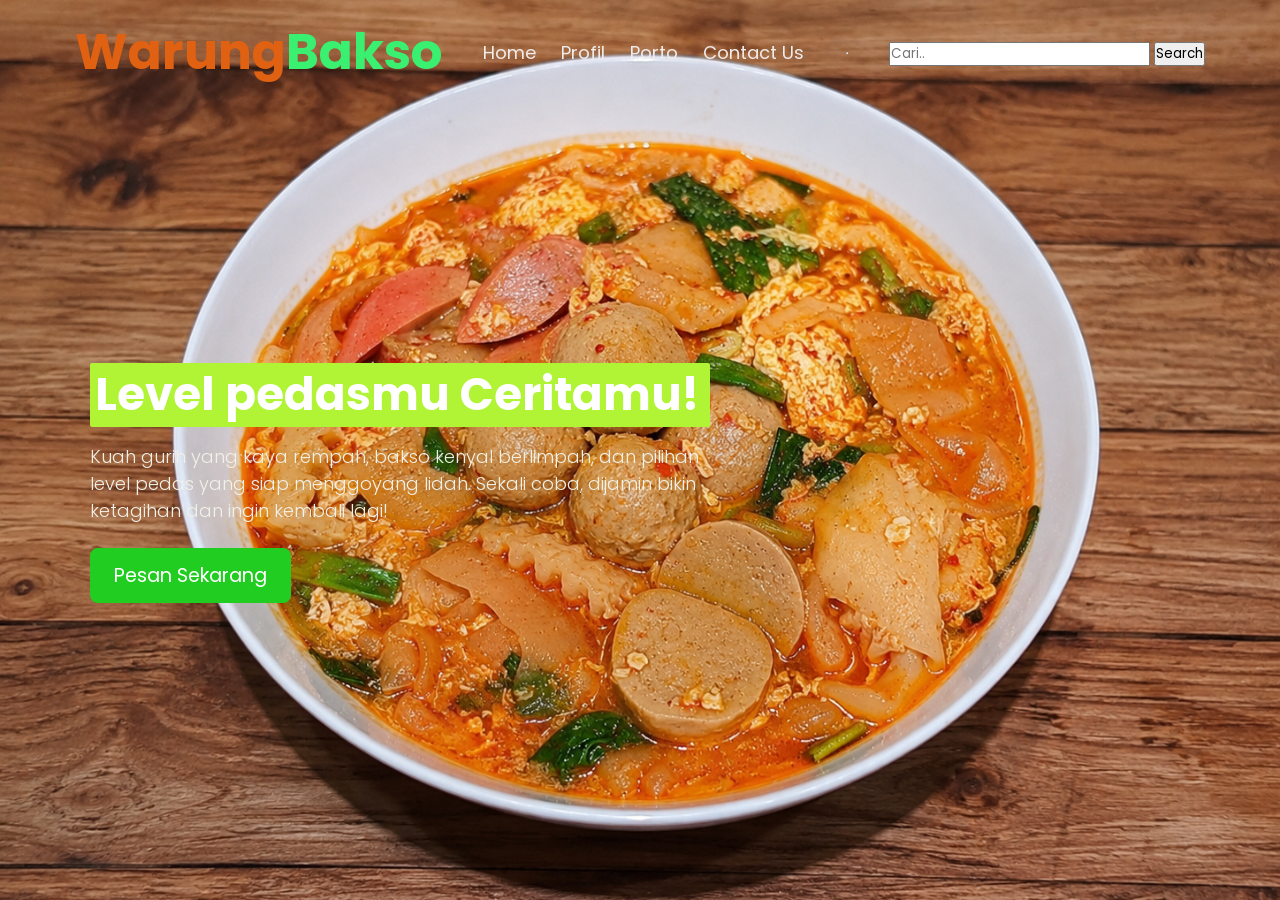
<file: index.html>
<!DOCTYPE html>
<html lang="id">
<head>
  <meta charset="UTF-8">
  <meta name="viewport" content="width=device-width, initial-scale=1.0">
  <title>Warung Bakso</title>
  <link rel="stylesheet" href="nav.css">
</head>
<body>
  <nav class="navbar">
    <div class="navbar-logo">
      <h1>Warung<span class="tec">Bakso</span></h1>
    </div>
    <ul>
      <li><a href="index.html">Home</a></li>
      <li><a href="Profil.html">Profil</a></li>
      <li><a href="uashome.html">Porto</a></li>
      <li><a href="contact.html">Contact Us</a></li>
    </ul>
    <hr>
    <div class="navbar-search">
      <input type="text" placeholder="Cari..">
      <button>Search</button>
    </div>
  </nav>

  <section class="home" style="background-image: url(bakso.png); background-repeat: no-repeat; background-size: cover; background-position: center;">
    <main class="isi">
      <h1>Level <span>pedasmu</span> Ceritamu!</h1>
      <p>Kuah gurih yang kaya rempah, bakso kenyal berlimpah, dan pilihan level pedas yang siap menggoyang lidah. Sekali coba, dijamin bikin ketagihan dan ingin kembali lagi!</p>
      <a href="halaman Login.html" class="cta">Pesan Sekarang</a>
    </main>
  </section>
</body>
</html>
</file>
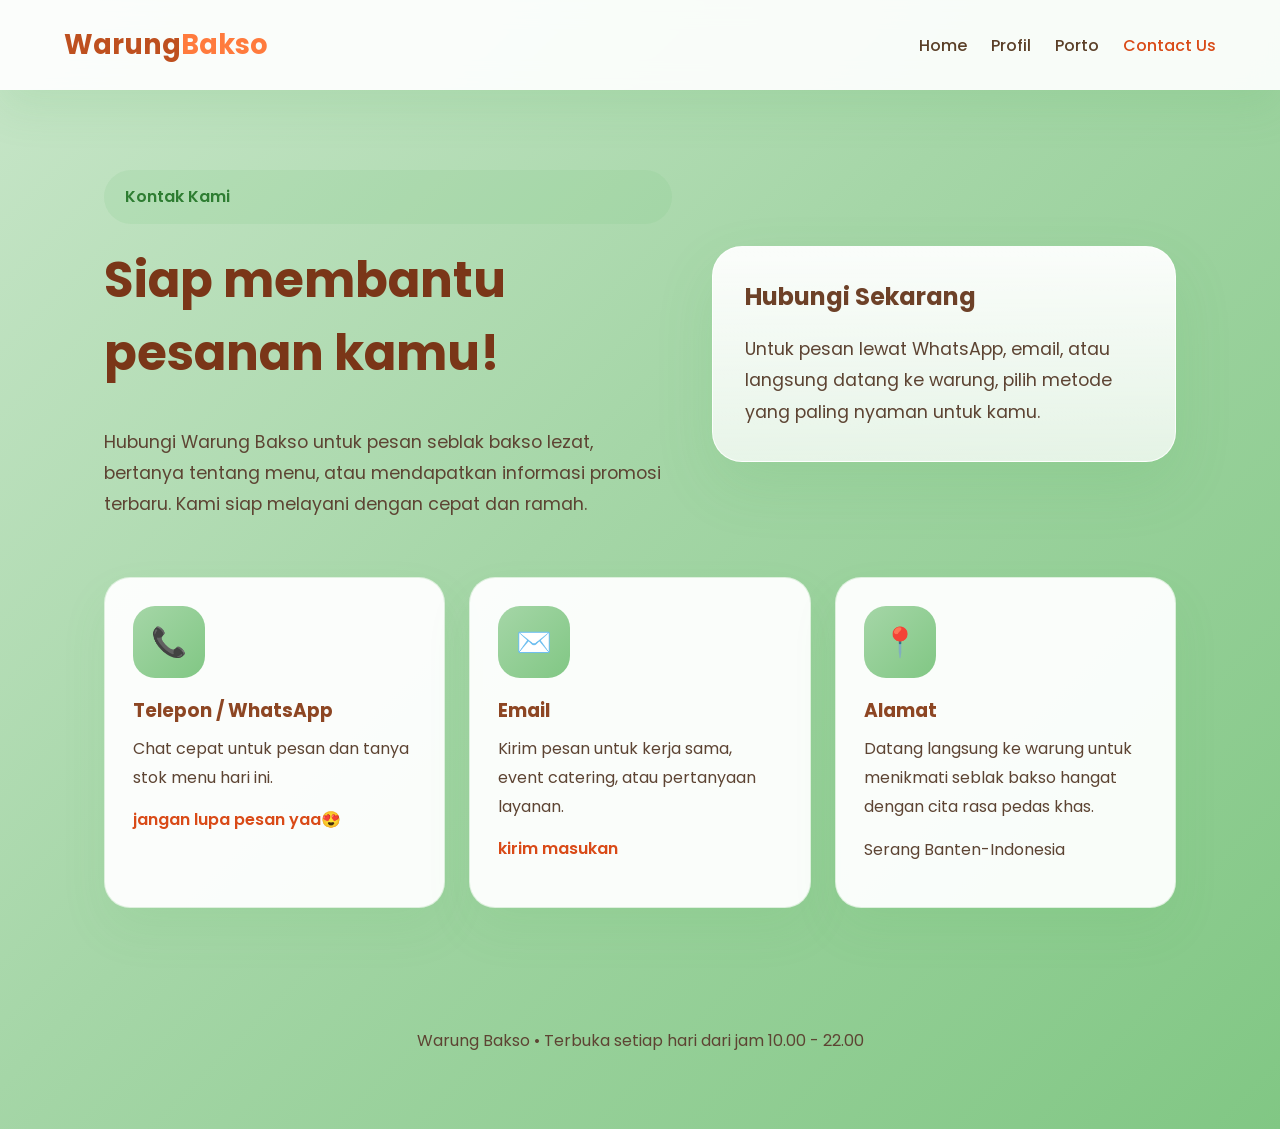
<file: contact.html>
<!DOCTYPE html>
<html lang="id">
<head>
  <meta charset="UTF-8">
  <meta name="viewport" content="width=device-width, initial-scale=1.0">
  <title>Contact - Warung Bakso</title>
  <link rel="stylesheet" href="contact.css">
</head>
<body>
  <nav>
    <div class="logo">
      <h2>Warung<span>Bakso</span></h2>
    </div>
    <ul>
      <li><a href="index.html">Home</a></li>
      <li><a href="Profil.html">Profil</a></li>
      <li><a href="uashome.html">Porto</a></li>
      <li><a href="contact.html" class="active">Contact Us</a></li>
    </ul>
  </nav>

  <section class="contact-hero">
    <div class="hero-copy">
      <span class="hero-badge">Kontak Kami</span>
      <h1>Siap membantu pesanan kamu!</h1>
      <p>Hubungi Warung Bakso untuk pesan seblak bakso lezat, bertanya tentang menu, atau mendapatkan informasi promosi terbaru. Kami siap melayani dengan cepat dan ramah.</p>
    </div>
    <div class="hero-card">
      <h2>Hubungi Sekarang</h2>
      <p>Untuk pesan lewat WhatsApp, email, atau langsung datang ke warung, pilih metode yang paling nyaman untuk kamu.</p>
    </div>
  </section>

  <section class="contact-cards">
    <article class="contact-card">
      <div class="card-icon">📞</div>
      <h3>Telepon / WhatsApp</h3>
      <p>Chat cepat untuk pesan dan tanya stok menu hari ini.</p>
      <a href="tel:085813733285">jangan lupa pesan yaa😍</a>
    </article>

    <article class="contact-card">
      <div class="card-icon">✉️</div>
      <h3>Email</h3>
      <p>Kirim pesan untuk kerja sama, event catering, atau pertanyaan layanan.</p>
      <a href="hanifalestari05@email.com">kirim masukan</a>
    </article>

    <article class="contact-card">
      <div class="card-icon">📍</div>
      <h3>Alamat</h3>
      <p>Datang langsung ke warung untuk menikmati seblak bakso hangat dengan cita rasa pedas khas.</p>
      <p>Serang Banten-Indonesia</p>
    </article>
  </section>

  <footer class="contact-footer">
    <p>Warung Bakso • Terbuka setiap hari dari jam 10.00 - 22.00</p>
  </footer>
</body>
</html>
</file>
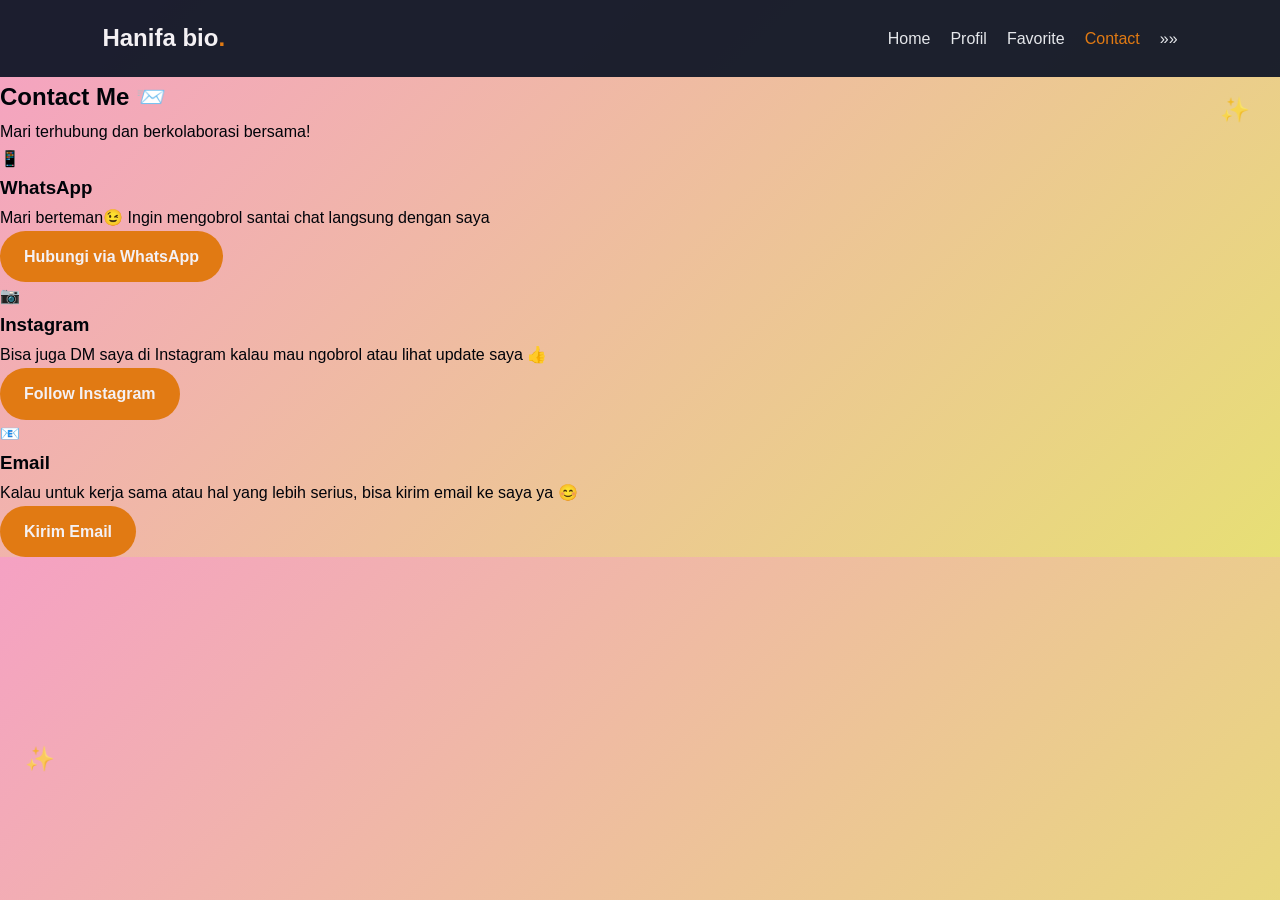
<file: uascontact.html>
<!DOCTYPE html>
<html lang="id">
<head>
<meta charset="UTF-8">
<meta name="viewport" content="width=device-width, initial-scale=1.0">
<title>Portfolio | Hanifa Lestari</title>

<link rel="preconnect" href="https://fonts.googleapis.com">
<link rel="stylesheet" href="Profil.css">

</head>
<body>

<nav class="navbar">
  <div class="logo">Hanifa bio<span>.</span></div>
  <ul>
    <li><a href="uashome.html">Home</a></li>
    <li><a href="uasprofil.html">Profil</a></li>
    <li><a href="uasfavorite.html">Favorite</a></li>
    <li><a href="uascontact.html" class="active">Contact</a></li>
    <li><a href="index.html">»»</a></li>
  </ul>
</nav>

<section class="contact-hero">
  <h1>Contact Me 📨</h1>
  <p>Mari terhubung dan berkolaborasi bersama!</p>
</section>

<section id="contact" class="section">
  <div class="contact-grid">
    <div class="contact-item">
      <div class="contact-icon">📱</div>
      <h3>WhatsApp</h3>
      <p>Mari berteman😉 Ingin mengobrol santai chat langsung dengan saya</p>
      <a href="https://wa.me/085813733285" class="btn">Hubungi via WhatsApp</a>
    </div>

    <div class="contact-item">
      <div class="contact-icon">📷</div>
      <h3>Instagram</h3>
      <p>Bisa juga DM saya di Instagram kalau mau ngobrol atau lihat update saya 👍</p>
      <a href="https://instagram.com/hnyfalstri_10" class="btn">Follow Instagram</a>
    </div>

    <div class="contact-item">
      <div class="contact-icon">📧</div>
      <h3>Email</h3>
      <p>Kalau untuk kerja sama atau hal yang lebih serius, bisa kirim email ke saya ya 😊</p>
      <a href="mailto:hanifalestari05@gmail.com" class="btn">Kirim Email</a>
    </div>
  </div>
</section>
</body>
</html>
</file>
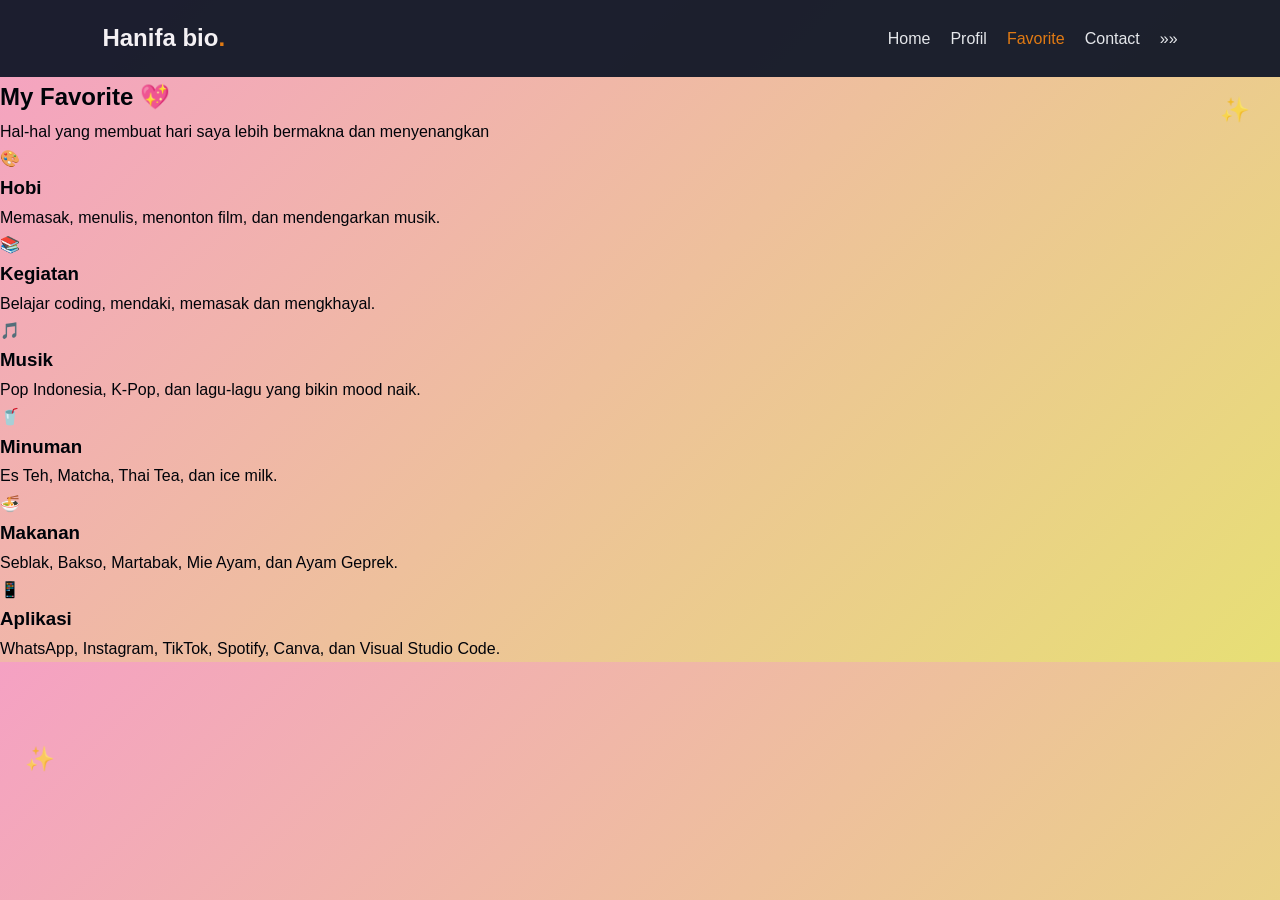
<file: uasfavorite.html>
<!DOCTYPE html>
<html lang="id">
<head>
<meta charset="UTF-8">
<meta name="viewport" content="width=device-width, initial-scale=1.0">
<title>Portfolio | Hanifa Lestari</title>

<link rel="preconnect" href="https://fonts.googleapis.com">
<link rel="stylesheet" href="Profil.css">

</head>
<body>

<nav class="navbar">
  <div class="logo">Hanifa bio<span>.</span></div>
  <ul>
    <li><a href="uashome.html">Home</a></li>
    <li><a href="uasprofil.html">Profil</a></li>
    <li><a href="uasfavorite.html" class="active">Favorite</a></li>
    <li><a href="uascontact.html">Contact</a></li>
    <li><a href="index.html">»»</a></li>
  </ul>
</nav>

<section class="favorite-hero">
  <h1>My Favorite 💖</h1>
  <p>Hal-hal yang membuat hari saya lebih bermakna dan menyenangkan</p>
</section>

<section id="favorite" class="section">
  <div class="favorite-grid">

  <div class="card">
    <div class="card-icon">🎨</div>
    <h3>Hobi</h3>
    <p>Memasak, menulis, menonton film, dan mendengarkan musik.</p>
  </div>

  <div class="card">
    <div class="card-icon">📚</div>
    <h3>Kegiatan</h3>
    <p>Belajar coding, mendaki, memasak dan mengkhayal.</p>
  </div>

  <div class="card">
    <div class="card-icon">🎵</div>
    <h3>Musik</h3>
    <p>Pop Indonesia, K-Pop, dan lagu-lagu yang bikin mood naik.</p>
  </div>

  <div class="card">
    <div class="card-icon">🥤</div>
    <h3>Minuman</h3>
    <p>Es Teh, Matcha, Thai Tea, dan ice milk.</p>
  </div>

  <div class="card">
    <div class="card-icon">🍜</div>
    <h3>Makanan</h3>
    <p>Seblak, Bakso, Martabak, Mie Ayam, dan Ayam Geprek.</p>
  </div>

  <div class="card">
    <div class="card-icon">📱</div>
    <h3>Aplikasi</h3>
    <p>WhatsApp, Instagram, TikTok, Spotify, Canva, dan Visual Studio Code.</p>
  </div>

</div>

</section>
</body>
</html>
</file>
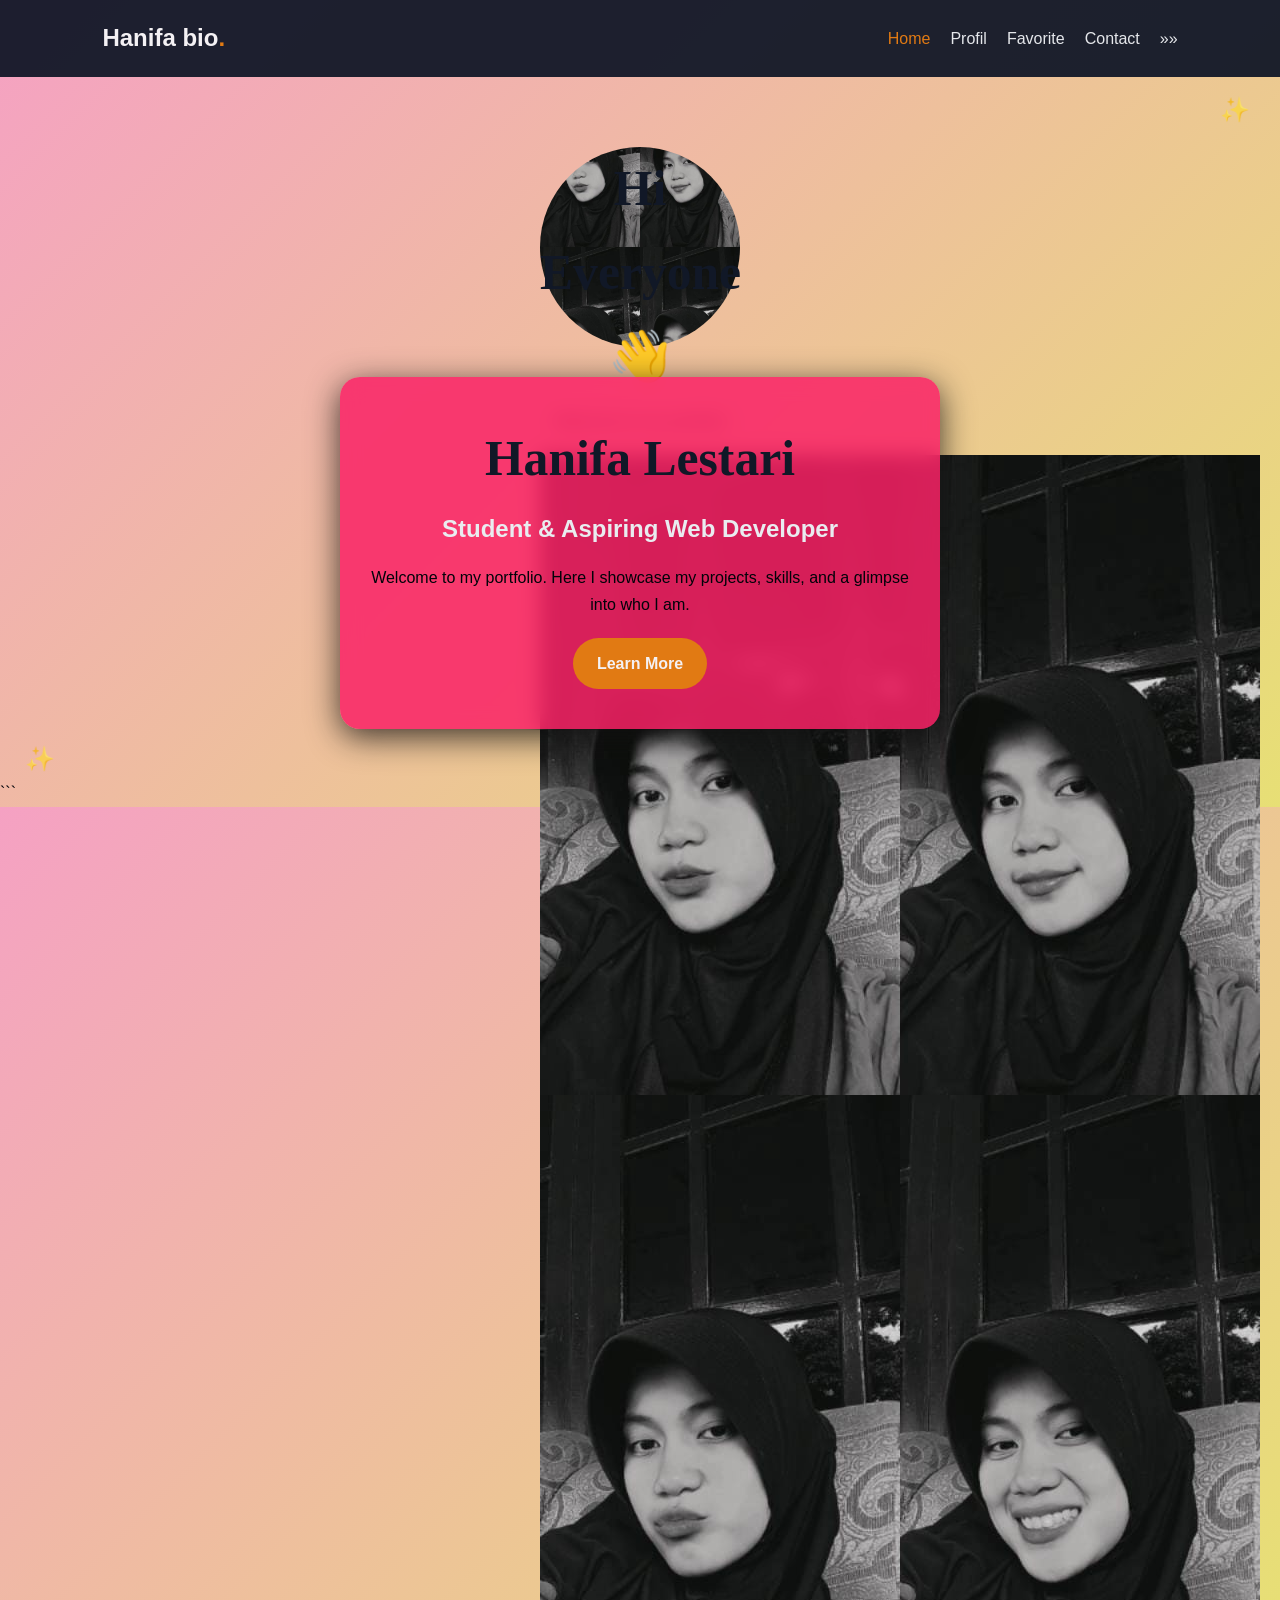
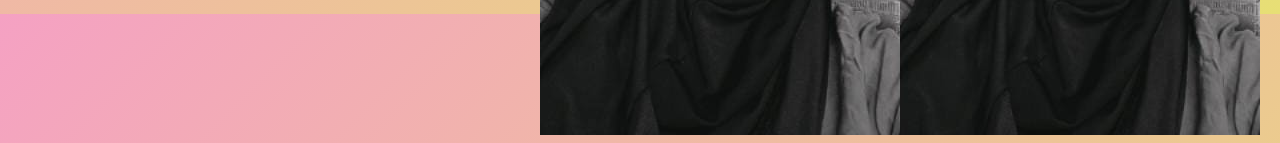
<file: uashome.html>
<!DOCTYPE html>
<html lang="id">
<head>
<meta charset="UTF-8">
<meta name="viewport" content="width=device-width, initial-scale=1.0">
<title>Portfolio | Hanifa Lestari</title>

<link rel="preconnect" href="https://fonts.googleapis.com">
<link rel="stylesheet" href="Profil.css">

</head>
<body>

<nav class="navbar">
	<div class="logo">Hanifa bio<span>.</span></div>
	<ul>
		<li><a href="uashome.html" class="active">Home</a></li>
		<li><a href="uasprofil.html">Profil</a></li>
		<li><a href="uasfavorite.html">Favorite</a></li>
		<li><a href="uascontact.html">Contact</a></li>
		<li><a href="index.html">»»</a></li>
	</ul>
</nav>

<header class="hero">
	<div class="hero-image"><h1 class="hero-title">Hi Everyone 👋</h1>
<p class="hero-subtitle">Welcome to my portfolio</p>
		<img src="WhatsApp Image 2026-06-26 at 04.57.39 copy.jpeg">
	</div>
	<div class="hero-text">
		<h1>Hanifa Lestari</h1>
		<h2>Student & Aspiring Web Developer</h2>
		<p>
			Welcome to my portfolio. Here I showcase my projects, skills, and a glimpse into who I am.
		</p>
		<a href="uasprofil.html" class="btn">Learn More</a>
	</div>
</header>


</body>
</html>
```
</file>
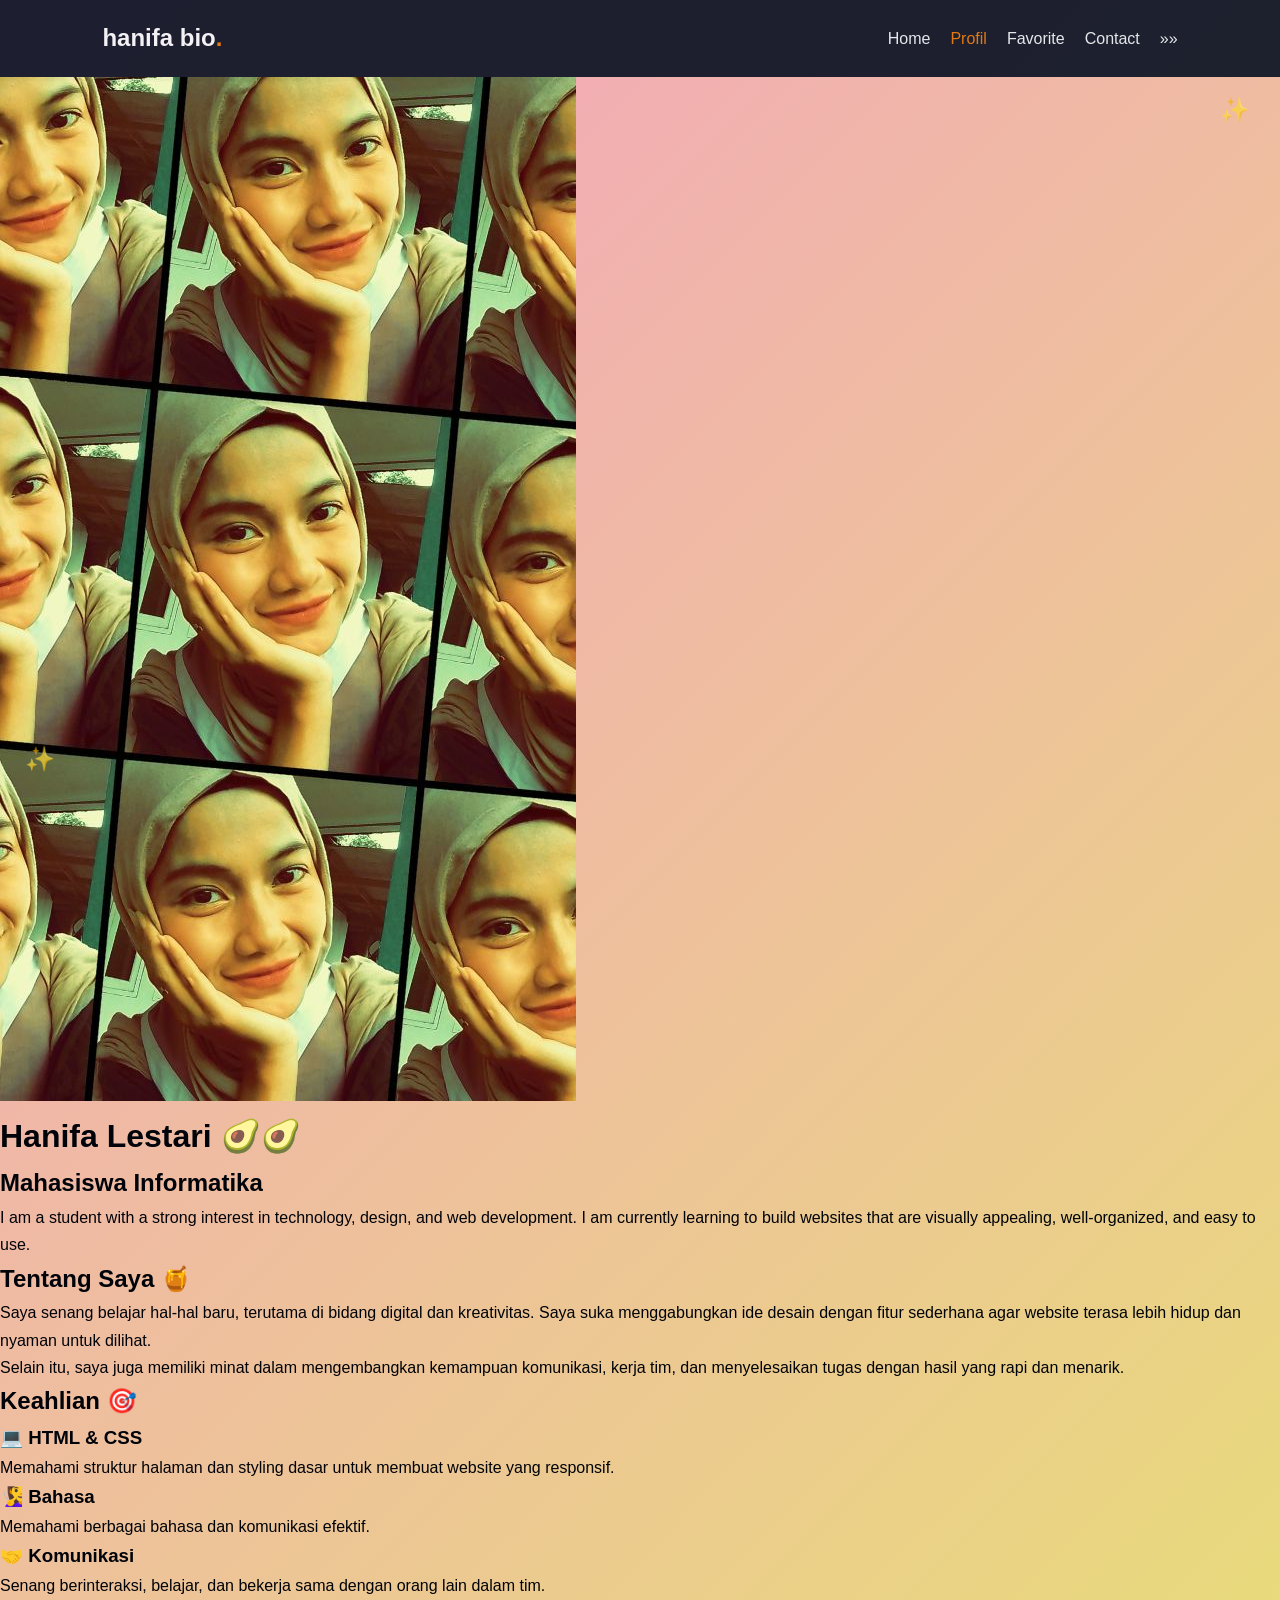
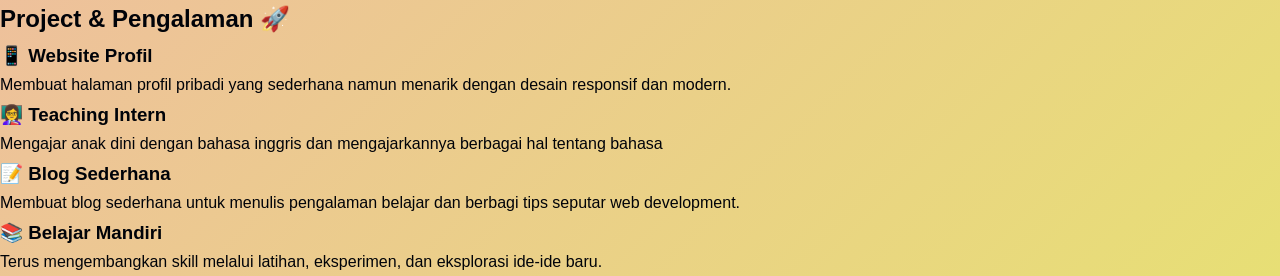
<file: uasprofil.html>
<!DOCTYPE html>
<html lang="id">
<head>
  <meta charset="UTF-8" />
  <meta name="viewport" content="width=device-width, initial-scale=1.0" />
  <title>Portofolio | Hanifa Lestari</title>
  <link rel="preconnect" href="https://fonts.googleapis.com" />
  <link rel="stylesheet" href="Profil.css" />
</head>
<body>
  <nav class="navbar">
    <div class="logo">hanifa bio<span>.</span></div>
    <ul>
      <li><a href="uashome.html">Home</a></li>
      <li><a href="uasprofil.html" class="active">Profil</a></li>
      <li><a href="uasfavorite.html">Favorite</a></li>
      <li><a href="uascontact.html">Contact</a></li>
      <li><a href="index.html">»»</a></li>
    </ul>
  </nav>

  <header class="profile-intro">
    <div class="profile-image">
      <img src="WhatsApp Image 2026-06-26 at 04.57.37.jpeg" alt="Foto Hanifa Lestari" />
    </div>
    <div class="profile-info">
      <h1>Hanifa Lestari 🥑🥑</h1>
      <h2>Mahasiswa Informatika</h2>
      <p>
       I am a student with a strong interest in technology, design, and web development.
        I am currently learning to build websites that are visually appealing, well-organized, and easy to use.
      </p>
    </div>
  </header>

  <section class="about" id="about">
    <div class="about-content">
      <h2>Tentang Saya 🍯</h2>
      <p>
        Saya senang belajar hal-hal baru, terutama di bidang digital dan kreativitas.
        Saya suka menggabungkan ide desain dengan fitur sederhana agar website terasa lebih hidup dan nyaman untuk dilihat.
      </p>
      <p>
        Selain itu, saya juga memiliki minat dalam mengembangkan kemampuan komunikasi, kerja tim,
        dan menyelesaikan tugas dengan hasil yang rapi dan menarik.
      </p>
    </div>
  </section>

  <section class="section" id="skills">
    <h2 class="section-title">Keahlian 🎯</h2>
    <div class="card-container">
      <article class="card">
        <h3>💻 HTML & CSS</h3>
        <p>Memahami struktur halaman dan styling dasar untuk membuat website yang responsif.</p>
      </article>
      <article class="card">
        <h3>🧏‍♀️ Bahasa</h3>
        <p>Memahami berbagai bahasa dan komunikasi efektif.</p>
      </article>
      <article class="card">
        <h3>🤝 Komunikasi</h3>
        <p>Senang berinteraksi, belajar, dan bekerja sama dengan orang lain dalam tim.</p>
      </article>
    </div>
  </section>

  <section class="section" id="projects">
    <h2 class="section-title">Project & Pengalaman 🚀</h2>
    <div class="project-grid">
      <div class="project-card">
        <h3>📱 Website Profil</h3>
        <p>Membuat halaman profil pribadi yang sederhana namun menarik dengan desain responsif dan modern.</p>
      </div>
      <div class="project-card">
        <h3>👩‍🏫 Teaching Intern </h3>
        <p>Mengajar anak dini dengan bahasa inggris dan mengajarkannya berbagai hal tentang bahasa </p>
      </div>
        <div class="project-card">
            <h3>📝 Blog Sederhana</h3>
            <p>Membuat blog sederhana untuk menulis pengalaman belajar dan berbagi tips seputar web development.</p>
        </div>
      <div class="project-card">
        <h3>📚 Belajar Mandiri</h3>
        <p>Terus mengembangkan skill melalui latihan, eksperimen, dan eksplorasi ide-ide baru.</p>
      </div>
    </div>
  </section>
</body>
</html>
</file>
<file: nav.css>
@import url('https://fonts.googleapis.com/css2?family=Poppins:ital,wght@0,100;0,200;0,300;0,400;0,500;0,600;0,700;0,800;0,900;1,100;1,200;1,300;1,400;1,500;1,600;1,700;1,800;1,900&display=swap');

* {
    font-family: "Poppins", sans-serif;
    margin: 0;
    padding: 0;
    box-sizing: border-box;
}

.navbar {
    color: rgb(247, 20, 20);
    padding: 15px 75px;
    display: flex;
    justify-content: space-between;
    align-items: center;
    position: fixed;
    width: 100%;
    top: 0;
    z-index: 100;
}

.navbar .navbar-logo h1 {
    font-size: 50px;
    color: rgb(224, 97, 17);
}

.navbar .navbar-logo .tec {
    color: rgb(58, 240, 112);
}

.navbar ul {
    list-style: none;
    gap: 25px;
    display: flex;
}

.navbar ul li {
    position: relative;
}

.navbar ul li a {
    text-decoration: none;
    font-size: 18px;
    color: rgb(240, 236, 235);
    transition: 0.3s ease;
}

.navbar ul li a::before {
    content: "";
    position: absolute;
    width: 0;
    height: 4px;
    left: 0;
    bottom: -5px;
    background-color: rgb(184, 11, 118);
    transition: 0.3s ease;
}

.navbar ul li a:hover::before {
    width: 100%;
}

.navbar ul li a:hover {
    color: rgb(247, 23, 105)
}

.home {
    min-height: 100vh;
    display: flex;
    align-items: center;
    background: url('bakso.png');
    background-repeat: no-repeat;
    background-size: cover;
    background-position: center;
    padding-top: 50px;
}

.home .isi {
    padding: 1.4rem 7%;
    max-width: 50rem;
}

.isi a {
    text-decoration: none;
}

.isi h1 {
    margin-top: 1rem;
    font-size: 45px;
    color: white;
    line-height: 1.2;
    background-color:rgb(177, 244, 53);
    padding: 5px;
    border-radius: 2px;
}

.isi p {
    font-size: 18px;
    color: rgb(241, 241, 232);
    font-weight: 300;
    margin-top: 1rem;
    text-shadow: rgb(242, 243, 242);
}

.isi .cta {
    margin-top: 1.5rem;
    display: inline-block;
    padding: 0.8rem 1.5rem;
    font-size: 1.2rem;
    color: white;
    background-color: rgb(32, 205, 32);
    border-radius: 8px;
    transition: 0.3s ease;
}

.isi .cta:hover {
    background-color: #0e540e;
    transform: translateY(-2px);
}
</file>
<file: contact.css>
@import url('https://fonts.googleapis.com/css2?family=Poppins:wght@400;500;600;700&display=swap');

* {
  box-sizing: border-box;
}

body {
  margin: 0;
  min-height: 100vh;
  font-family: 'Poppins', sans-serif;
  background: linear-gradient(135deg, #c8e6c9 0%, #a5d6a7 45%, #81c784 100%);
  color: #3d2b20;
}

nav {
  display: flex;
  justify-content: space-between;
  align-items: center;
  padding: 24px 5%;
  position: sticky;
  top: 0;
  background: rgba(255, 255, 255, 0.92);
  backdrop-filter: blur(12px);
  box-shadow: 0 18px 45px rgba(76, 175, 80, 0.12);
  z-index: 10;
}

nav .logo h2 {
  font-size: 1.7rem;
  margin: 0;
  color: #be501f;
}

nav .logo span {
  color: #ff7b3d;
}

nav ul {
  list-style: none;
  display: flex;
  gap: 24px;
  margin: 0;
  padding: 0;
}

nav ul li a {
  color: #5b3f28;
  text-decoration: none;
  font-weight: 500;
  transition: color 0.25s ease;
}

nav ul li a:hover,
nav ul li a.active {
  color: #d94a17;
}

.contact-hero {
  max-width: 1200px;
  margin: 0 auto;
  padding: 80px 5% 40px;
  display: grid;
  grid-template-columns: 1.1fr 0.9fr;
  gap: 40px;
  align-items: center;
}

.contact-hero .hero-copy {
  display: grid;
  gap: 20px;
}

.contact-hero h1 {
  font-size: clamp(2.6rem, 3.8vw, 4.4rem);
  margin: 0;
  color: #7a3618;
}

.contact-hero p {
  max-width: 580px;
  font-size: 1.1rem;
  line-height: 1.75;
  color: #5d4433;
}

.contact-hero .hero-badge {
  display: inline-flex;
  align-items: center;
  gap: 10px;
  padding: 0.9rem 1.3rem;
  border-radius: 999px;
  background: rgba(129, 199, 132, 0.18);
  color: #2e7d32;
  font-weight: 600;
}

.contact-hero .hero-card {
  padding: 32px;
  border-radius: 30px;
  background: linear-gradient(180deg, rgba(255,255,255,0.95) 0%, rgba(255,255,255,0.75) 100%);
  box-shadow: 0 24px 60px rgba(76, 175, 80, 0.12);
  border: 1px solid rgba(255, 255, 255, 0.8);
}

.contact-hero .hero-card h2 {
  margin-top: 0;
  margin-bottom: 20px;
  color: #6d4128;
}

.contact-hero .hero-card p {
  margin: 0;
  line-height: 1.8;
  color: #5d4433;
}

.contact-cards {
  max-width: 1200px;
  margin: 0 auto 80px;
  padding: 0 5%;
  display: grid;
  gap: 24px;
  grid-template-columns: repeat(3, minmax(0, 1fr));
}

.contact-card {
  background: rgba(255, 255, 255, 0.95);
  border-radius: 26px;
  padding: 28px;
  box-shadow: 0 22px 48px rgba(76, 175, 80, 0.08);
  border: 1px solid rgba(165, 214, 167, 0.35);
  transition: transform 0.25s ease, box-shadow 0.25s ease;
}

.contact-card:hover {
  transform: translateY(-6px);
  box-shadow: 0 30px 70px rgba(76, 175, 80, 0.15);
}

.card-icon {
  width: 72px;
  height: 72px;
  border-radius: 22px;
  display: grid;
  place-items: center;
  background: linear-gradient(135deg, #a5d6a7 0%, #81c784 100%);
  font-size: 1.8rem;
  margin-bottom: 18px;
}

.contact-card h3 {
  margin: 0 0 10px;
  color: #8d4623;
}

.contact-card p {
  margin: 0 0 14px;
  color: #5d4433;
  line-height: 1.8;
}

.contact-card a {
  color: #d94a17;
  text-decoration: none;
  font-weight: 600;
}

.contact-card a:hover {
  text-decoration: underline;
}

.contact-footer {
  text-align: center;
  padding: 24px 5% 60px;
  color: #5d4433;
}

.contact-footer a {
  color: #d94a17;
  text-decoration: none;
}

@media (max-width: 960px) {
  .contact-hero {
    grid-template-columns: 1fr;
  }

  .contact-cards {
    grid-template-columns: 1fr;
  }
}

@media (max-width: 640px) {
  nav {
    flex-direction: column;
    align-items: flex-start;
    gap: 16px;
  }

  nav ul {
    flex-wrap: wrap;
    justify-content: flex-start;
    gap: 18px;
  }

  .contact-hero {
    padding-top: 40px;
  }
}
</file>
<file: Profil.css>
@import url('https://fonts.googleapis.com/css2?family=Poppins:ital,wght@0,100;0,200;0,300;0,400;0,500;0,600;0,700;0,800;0,900;1,100;1,200;1,300;1,400;1,500;1,600;1,700;1,800;1,900&display=swap');

:root {
  --primary: #e17a13;
  --dark: #111827;
  --text: #000309;
  --soft: #fbf2f7;
  --white: #f4f1f4;
}

* {
  margin: 0;
  padding: 0;
  box-sizing: border-box;
  font-family: 'Quicksand', Arial, sans-serif;
}

body {
  background: linear-gradient(135deg, #f5a1c3 0%, #e7df75 100%);
  color: var(--text);
  line-height: 1.7;
  position: relative;
  overflow-x: hidden;
}

body::before,
body::after {
  content: "✨";
  position: fixed;
  font-size: 1.5rem;
  animation: drift 2s ease-in-out infinite;
  opacity: 0.7;
  z-index: 0;
}

body::before {
  top: 90px;
  right: 30px;
}

body::after {
  bottom: 120px;
  left: 25px;
  animation-delay: 1.5s;
}
.hero-title {
    animation: fadeIn 1.5s ease-in-out;
}

@keyframes fadeIn {
    from {
        opacity: 0;
        transform: translateY(-20px);
    }
    to {
        opacity: 1;
        transform: translateY(0);
    }
}

@keyframes drift {
  0%, 100% { transform: translateY(0px) rotate(0deg); }
  50% { transform: translateY(-10px) rotate(8deg); }
}

.navbar {
  display: flex;
  justify-content: space-between;
  align-items: center;
  padding: 18px 8%;
  background: rgba(17, 24, 39, 0.95);
  position: sticky;
  top: 0;
  z-index: 10;
}

.logo {
  font-size: 1.5rem;
  font-weight: 700;
  color: var(--white);
}

.logo span {
  color: var(--primary);
}

.navbar ul {
  display: flex;
  list-style: none;
  gap: 20px;
}

.navbar ul li a {
  text-decoration: none;
  color: #e5e7eb;
  transition: 0.3s ease;
}

.navbar ul li a:hover,
.navbar ul li a.active {
  color: var(--primary);
}

.hero {
  display: flex;
  flex-direction: column;
  align-items: center;
  justify-content: center;
  gap: 30px;
  padding: 70px 8% 50px;
  text-align: center;
}

.eyebrow {
  display: inline-block;
  margin-bottom: 10px;
  font-size: 0.95rem;
  font-weight: 600;
  letter-spacing: 2px;
  text-transform: uppercase;
  color: var(--primary);
}

.hero h1 {
  font-size: clamp(2rem, 4vw, 3.1rem);
  color: var(--dark);
  margin-bottom: 8px;
  font-family: 'Playfair Display', serif;
  font-weight: 700;
}

.hero h2 {
  font-size: clamp(1.1rem, 2vw, 1.5rem);
  color: rgb(233, 236, 240);
  margin-bottom: 14px;
}

.hero-text {
  max-width: 600px;
  background: rgba(250, 33, 101, 0.85);
  padding: 40px 30px;
  border-radius: 20px;
  backdrop-filter: blur(10px);
  box-shadow: 0 8px 32px rgba(17, 17, 17, 0.791);
}

.hero p {
  margin-bottom: 20px;
}

.btn {
  display: inline-block;
  padding: 12px 24px;
  background: var(--primary);
  color: var(--white);
  text-decoration: none;
  border-radius: 999px;
  font-weight: 600;
  transition: 0.3s ease;
}

.btn:hover {
  background: #fa3a05;
  transform: translateY(-2px);
}

.hero-image {
    flex-shrink: 0;
    width: 200px;
    height: 200px;
    background-image: url('WhatsApp Image 2026-06-26 at 04.57.39 copy.jpeg'); 
    background-size: cover;
    background-position: center;
    border-radius: 50%;
    margin: 0 auto; 
}

@media (max-width: 480px) {
    .hero-image {
        width: 150px;
        height: 150px;
}

.profile-intro {
  display: grid;
  grid-template-columns: 0.9fr 1.1fr;
  align-items: center;
  gap: 50px;
  padding: 70px 8% 50px;
  background: linear-gradient(135deg, #ec7e9d 0%, #f1ee9f 100%);
}

.profile-image img {
  width: 100%;
  max-width: 350px;
  border-radius: 24px;
  box-shadow: 0 15px 35px rgba(0, 0, 0, 0.15);
}

.profile-info h1 {
  font-size: clamp(2rem, 4vw, 2.5rem);
  color: var(--dark);
  margin-bottom: 8px;
  font-family: 'Playfair Display', serif;
}

.profile-info h2 {
  font-size: 1.3rem;
  color: #131313;
  margin-bottom: 20px;
  font-weight: 500;
}

.profile-info p {
  font-size: 1rem;
  line-height: 1.8;
  margin-bottom: 20px;
}

@media (max-width: 768px) {
  .profile-intro {
    grid-template-columns: 1fr;
    gap: 30px;
  }

  .profile-image img {
    max-width: 300px;
    margin: 0 auto;
  }
}

.about,
.section {
  padding: 60px 8%;
  background: linear-gradient(135deg, #f5d3e8 0%, #dc9ca9 100%);
}

.about-content {
  max-width: 860px;
  margin: 0 auto;
}

.about-content h4 {
  color: var(--primary);
  font-size: 0.95rem;
  letter-spacing: 0.18em;
  text-transform: uppercase;
  margin-bottom: 1rem;
}

.about-content h2,
.section-title {
  font-size: 2rem;
  color: var(--dark);
  margin-bottom: 16px;
}

.section-title {
  text-align: center;
  margin-bottom: 24px;
}

.card-container {
  display: grid;
  grid-template-columns: repeat(3, minmax(0, 1fr));
  gap: 20px;
}

.card,
.project-card {
  background: rgba(255, 255, 255, 0.9);
  padding: 24px;
  border-radius: 16px;
  box-shadow: 0 10px 25px rgba(15, 23, 42, 0.08);
  backdrop-filter: blur(10px);
}

.card h3,
.project-card h3 {
  color: var(--primary);
  margin-bottom: 10px;
}

.project-grid {
  display: grid;
  grid-template-columns: repeat(2, minmax(0, 1fr));
  gap: 20px;
}

.contact-section {
  text-align: center;
  background: var(--white);
}

.favorite-hero {
  text-align: center;
  padding: 60px 8%;
  background: linear-gradient(135deg, #f67fbb 0%, #ffe6b3 100%);
}

.favorite-hero h1 {
  font-size: 2.5rem;
  color: var(--dark);
  margin-bottom: 10px;
  font-family: 'Playfair Display', serif;
}

.favorite-hero p {
  font-size: 1.1rem;
  color: var(--text);
}

.favorite-grid {
  display: grid;
  grid-template-columns: repeat(3, minmax(0, 1fr));
  gap: 24px;
}

.favorite-grid .card {
  text-align: center;
  transition: transform 0.3s ease, box-shadow 0.3s ease;
}

.favorite-grid .card:hover {
  transform: translateY(-8px);
  box-shadow: 0 15px 35px rgba(15, 23, 42, 0.15);
}

.card-icon {
  font-size: 3rem;
  margin-bottom: 12px;
  display: inline-block;
  background: linear-gradient(135deg, #ffb3d9 0%, #ffe6b3 100%);
  width: 80px;
  height: 80px;
  border-radius: 50%;
  display: flex;
  align-items: center;
  justify-content: center;
}

footer {
  background: #111827;
  color: #e5e7eb;
  text-align: center;
  padding: 18px 8%;
}

@media (max-width: 768px) {
  .favorite-grid {
    grid-template-columns: repeat(2, minmax(0, 1fr));
  }

  .favorite-hero h1 {
    font-size: 2rem;
  }
}

.contact-hero {
  text-align: center;
  padding: 60px 8%;
  background: linear-gradient(135deg, #ffb3d9 0%, #ffe6b3 100%);
}

.contact-hero h1 {
  font-size: 2.5rem;
  color: var(--dark);
  margin-bottom: 10px;
  font-family: 'Playfair Display', serif;
}

.contact-hero p {
  font-size: 1.1rem;
  color: var(--text);
}

.contact-grid {
  display: grid;
  grid-template-columns: repeat(3, minmax(0, 1fr));
  gap: 24px;
}

.contact-item {
  background: rgba(255, 255, 255, 0.9);
  padding: 30px;
  border-radius: 16px;
  text-align: center;
  box-shadow: 0 10px 25px rgba(15, 23, 42, 0.08);
  backdrop-filter: blur(10px);
  transition: transform 0.3s ease, box-shadow 0.3s ease;
}

.contact-item:hover {
  transform: translateY(-8px);
  box-shadow: 0 15px 35px rgba(15, 23, 42, 0.15);
}

.contact-icon {
  font-size: 3rem;
  margin-bottom: 12px;
  display: inline-block;
  background: linear-gradient(135deg, #ffb3d9 0%, #ffe6b3 100%);
  width: 80px;
  height: 80px;
  border-radius: 50%;
  display: flex;
  align-items: center;
  justify-content: center;
}

.contact-item h3 {
  margin-bottom: 10px;
  color: var(--dark);
}

.contact-item p {
  margin-bottom: 20px;
  font-size: 0.95rem;
}

@media (max-width: 768px) {
  .contact-grid {
    grid-template-columns: repeat(2, minmax(0, 1fr));
  }

  .contact-hero h1 {
    font-size: 2rem;
  }
}
</file>
